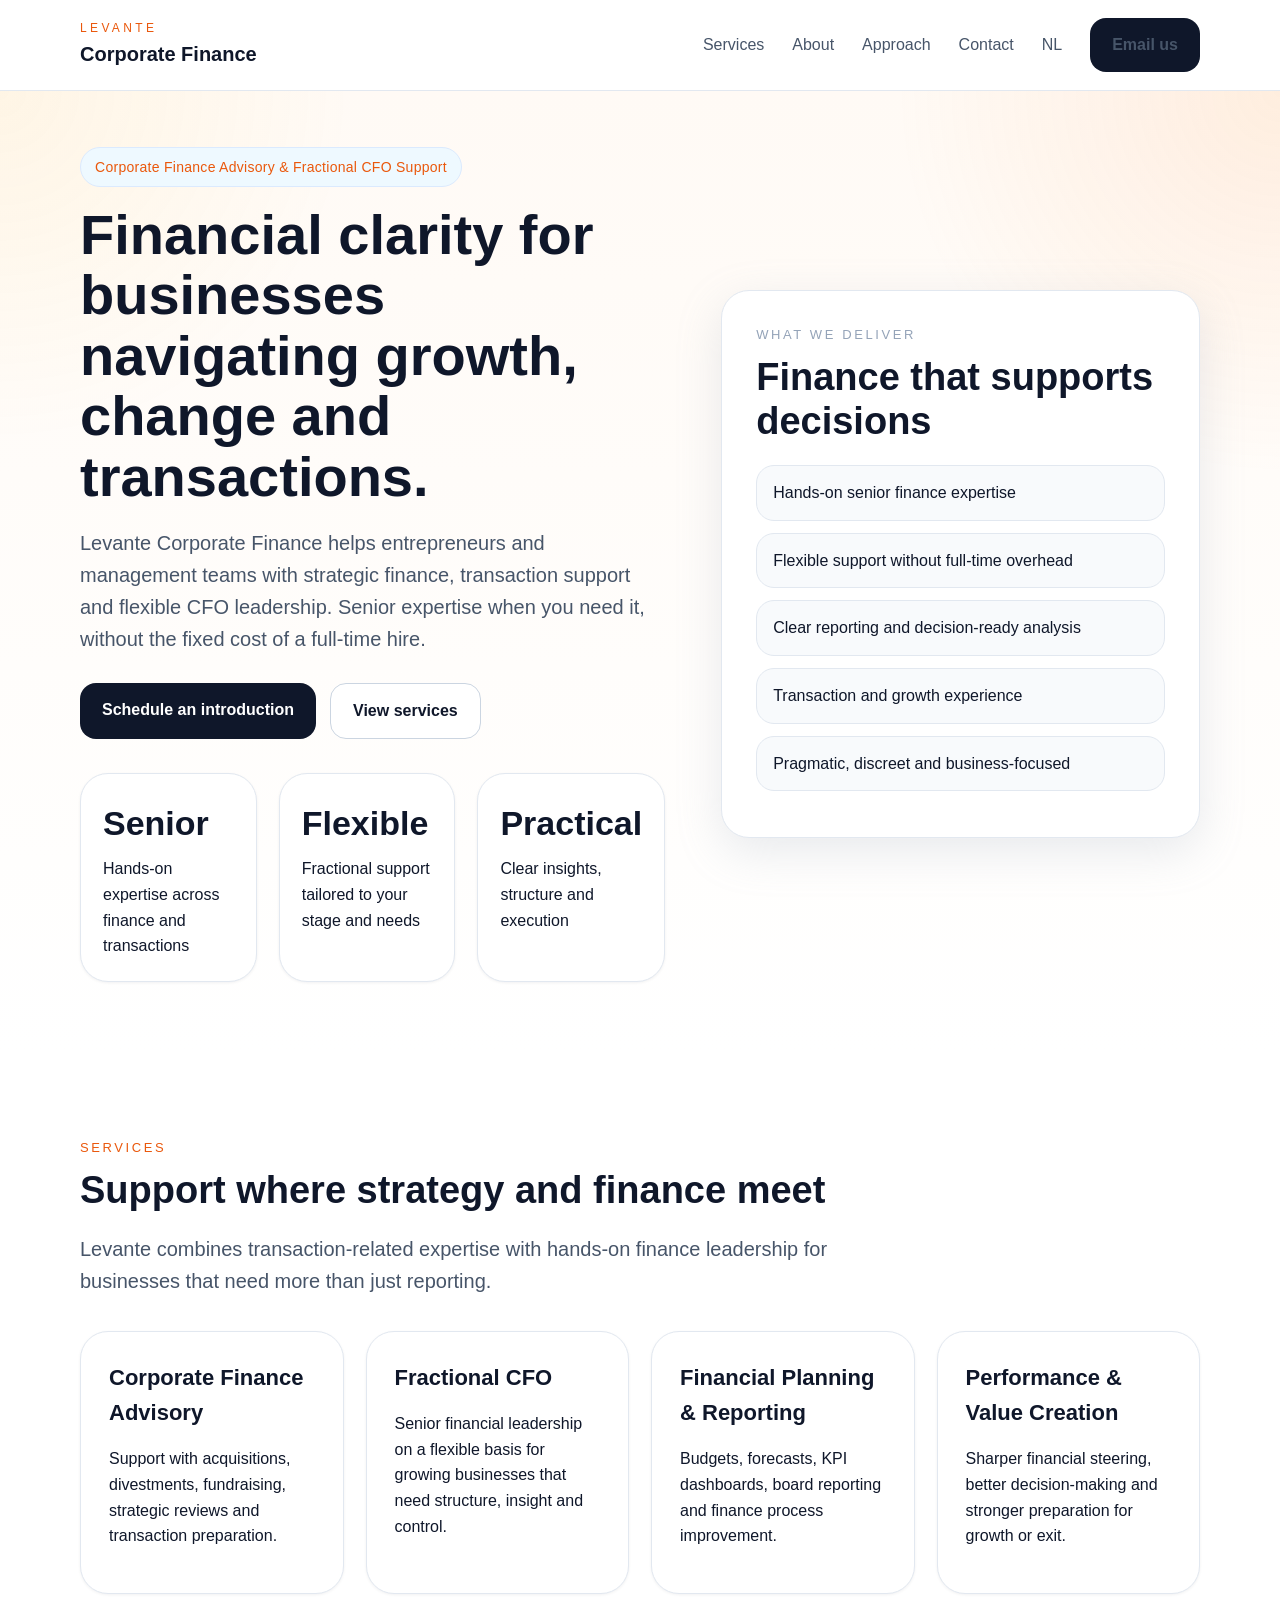
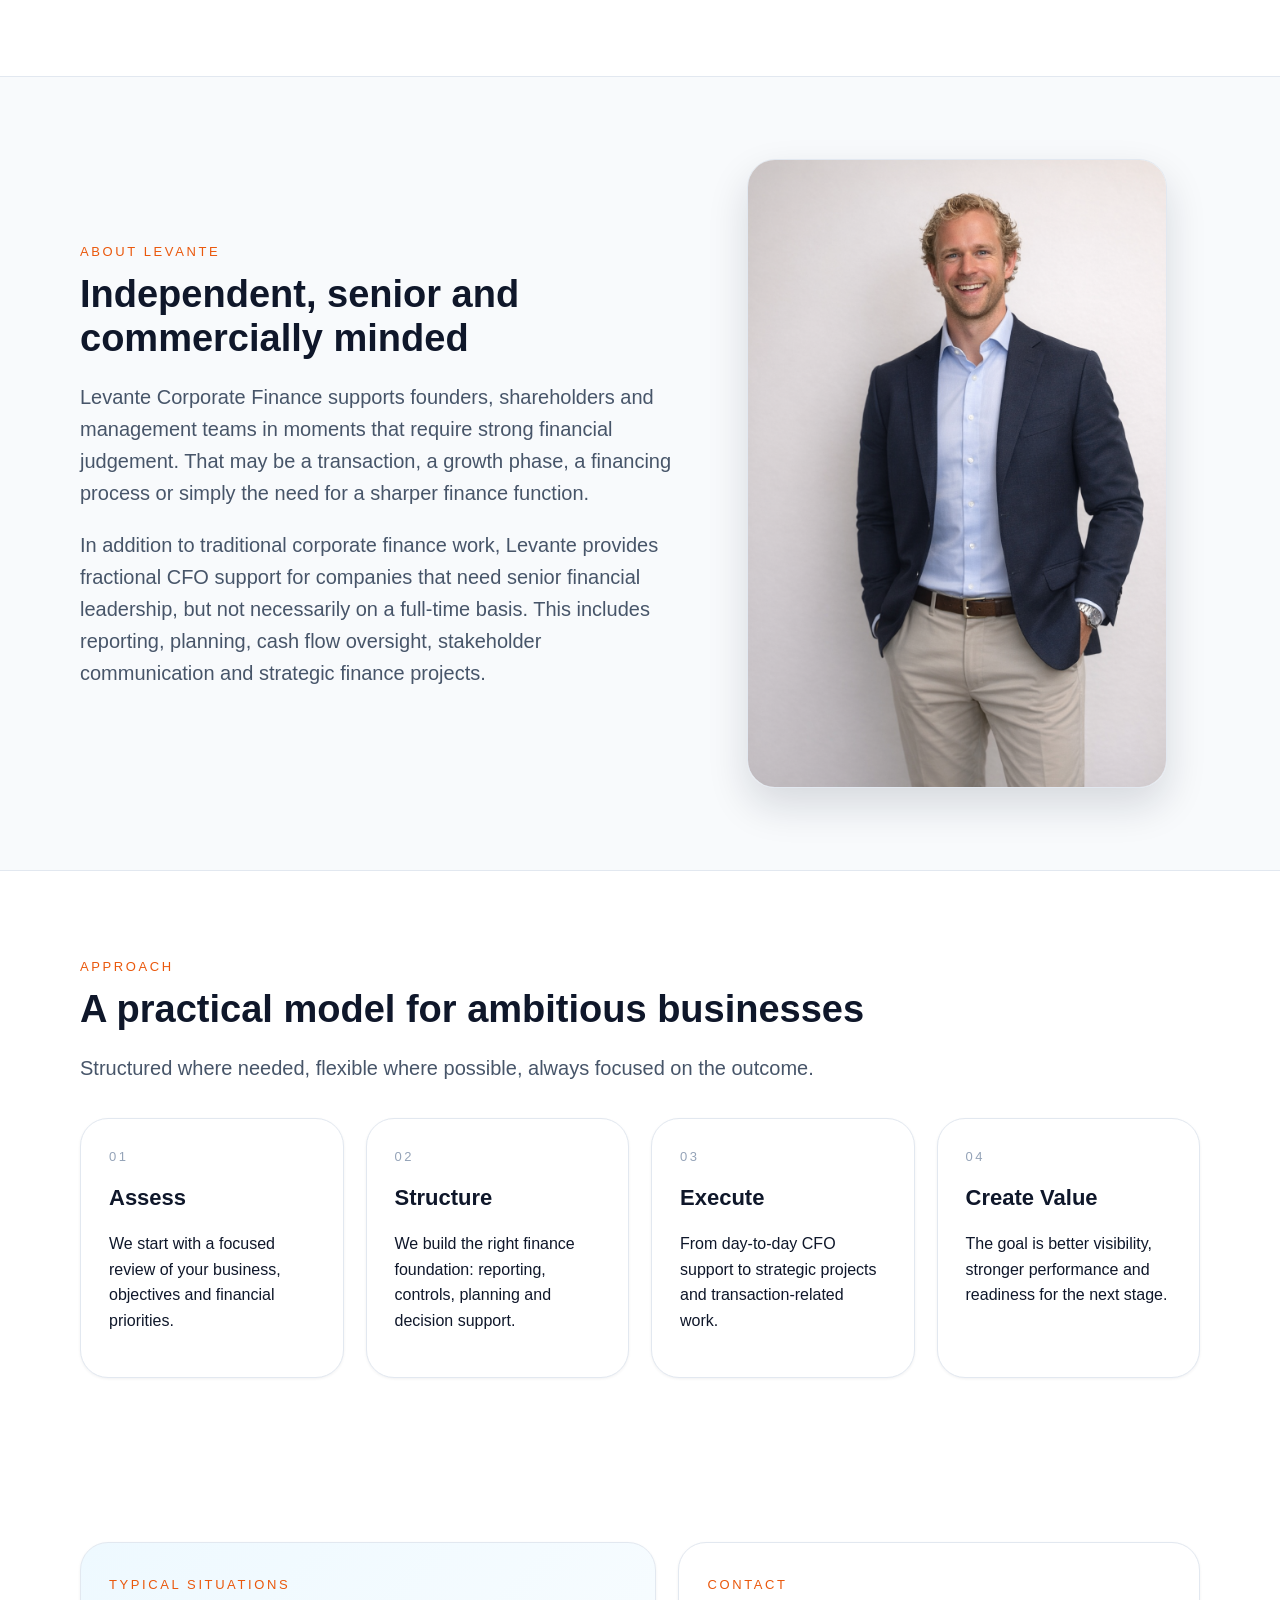
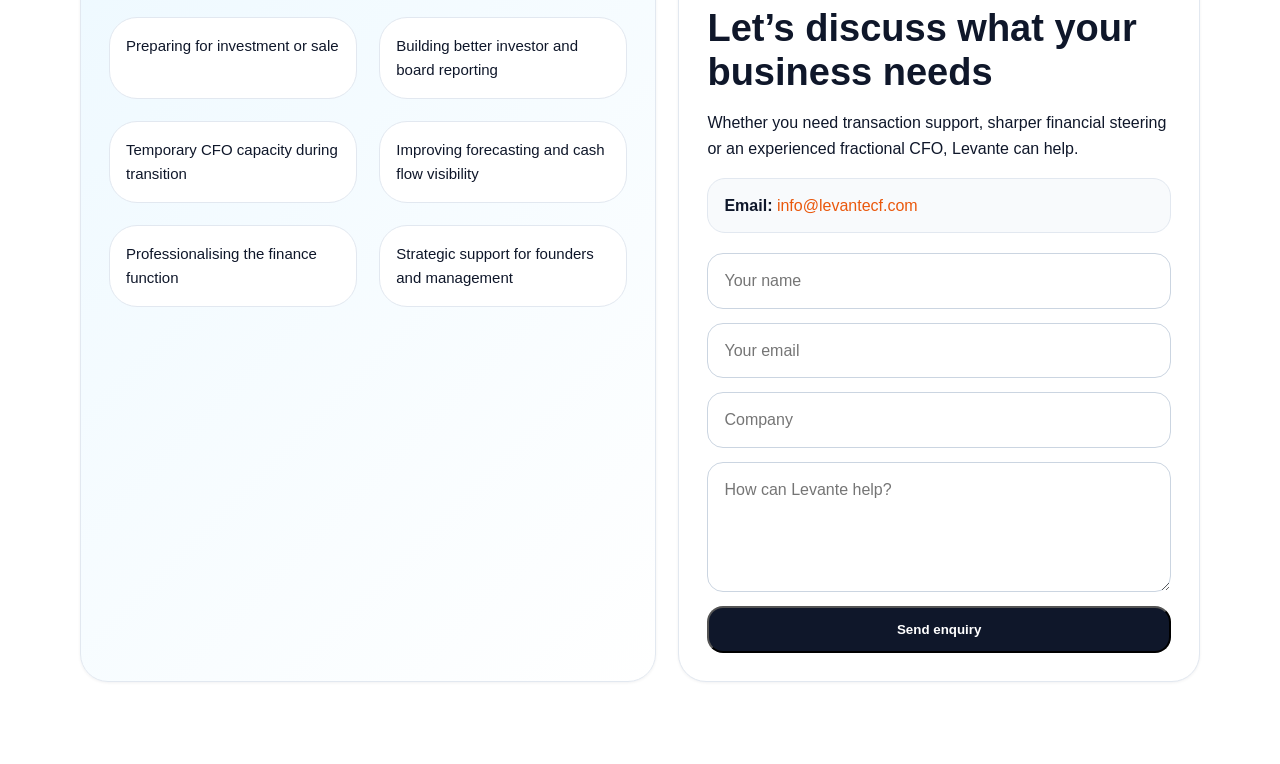
<file: index.html>
<!doctype html>
<html lang="en">
<head>
  <meta charset="UTF-8" />
  <meta name="viewport" content="width=device-width, initial-scale=1.0" />
  <title>Levante Corporate Finance</title>
  <meta name="description" content="Levante Corporate Finance provides corporate finance advisory and fractional CFO support." />
  <link rel="stylesheet" href="styles.css" />
</head>
<body>
  <header class="site-header" id="top">
    <div class="container header-inner">
      <a href="#top" class="brand">
        <div class="brand-top">Levante</div>
        <div class="brand-bottom">Corporate Finance</div>
      </a>
      <nav class="nav">
        <a href="#services">Services</a>
        <a href="#about">About</a>
        <a href="#approach">Approach</a>
        <a href="#contact">Contact</a>
        <a class="lang-switch" href="nl.html">NL</a>
        <a class="btn btn-dark" href="mailto:info@levantecf.com">Email us</a>
      </nav>
    </div>
  </header>

  <main>
    <section class="hero">
      <div class="container hero-grid">
        <div>
          <div class="pill">Corporate Finance Advisory &amp; Fractional CFO Support</div>
          <h1>Financial clarity for businesses navigating growth, change and transactions.</h1>
          <p class="lead">
            Levante Corporate Finance helps entrepreneurs and management teams with strategic finance,
            transaction support and flexible CFO leadership. Senior expertise when you need it,
            without the fixed cost of a full-time hire. 
          </p>
          <div class="hero-actions">
            <a class="btn btn-dark" href="#contact">Schedule an introduction</a>
            <a class="btn btn-light" href="#services">View services</a>
          </div>

          <div class="hero-cards">
            <div class="small-card">
              <div class="big">Senior</div>
              <div>Hands-on expertise across finance and transactions</div>
            </div>
            <div class="small-card">
              <div class="big">Flexible</div>
              <div>Fractional support tailored to your stage and needs</div>
            </div>
            <div class="small-card">
              <div class="big">Practical</div>
              <div>Clear insights, structure and execution</div>
            </div>
          </div>
        </div>

        <div class="panel">
          <div class="panel-label">What we deliver</div>
          <h2>Finance that supports decisions</h2>
          <ul class="benefit-list">
            <li>Hands-on senior finance expertise</li>
            <li>Flexible support without full-time overhead</li>
            <li>Clear reporting and decision-ready analysis</li>
            <li>Transaction and growth experience</li>
            <li>Pragmatic, discreet and business-focused</li>
          </ul>
        </div>
      </div>
    </section>

    <section class="section" id="services">
      <div class="container">
        <div class="section-label">Services</div>
        <h2>Support where strategy and finance meet</h2>
        <p class="section-text">
          Levante combines transaction-related expertise with hands-on finance leadership for
          businesses that need more than just reporting.
        </p>

        <div class="grid-4">
          <article class="card">
            <h3>Corporate Finance Advisory</h3>
            <p>Support with acquisitions, divestments, fundraising, strategic reviews and transaction preparation.</p>
          </article>
          <article class="card">
            <h3>Fractional CFO</h3>
            <p>Senior financial leadership on a flexible basis for growing businesses that need structure, insight and control.</p>
          </article>
          <article class="card">
            <h3>Financial Planning &amp; Reporting</h3>
            <p>Budgets, forecasts, KPI dashboards, board reporting and finance process improvement.</p>
          </article>
          <article class="card">
            <h3>Performance &amp; Value Creation</h3>
            <p>Sharper financial steering, better decision-making and stronger preparation for growth or exit.</p>
          </article>
        </div>
      </div>
    </section>

<section class="section section-soft" id="about">
  <div class="container about-grid">
    <div class="about-text">
      <div class="section-label">About Levante</div>
      <h2>Independent, senior and commercially minded</h2>
      <p>
        Levante Corporate Finance supports founders, shareholders and management teams in moments
        that require strong financial judgement. That may be a transaction, a growth phase, a financing
        process or simply the need for a sharper finance function.
      </p>
      <p>
        In addition to traditional corporate finance work, Levante provides fractional CFO support
        for companies that need senior financial leadership, but not necessarily on a full-time basis.
        This includes reporting, planning, cash flow oversight, stakeholder communication and strategic finance projects.
      </p>
    </div>

    <div class="about-photo-wrap">
      <img src="profile.png" alt="Founder of Levante Corporate Finance" class="about-photo">
    </div>
  </div>
</section>

    <section class="section" id="approach">
      <div class="container">
        <div class="section-label">Approach</div>
        <h2>A practical model for ambitious businesses</h2>
        <p class="section-text">Structured where needed, flexible where possible, always focused on the outcome.</p>

        <div class="grid-4">
          <article class="card">
            <div class="step">01</div>
            <h3>Assess</h3>
            <p>We start with a focused review of your business, objectives and financial priorities.</p>
          </article>
          <article class="card">
            <div class="step">02</div>
            <h3>Structure</h3>
            <p>We build the right finance foundation: reporting, controls, planning and decision support.</p>
          </article>
          <article class="card">
            <div class="step">03</div>
            <h3>Execute</h3>
            <p>From day-to-day CFO support to strategic projects and transaction-related work.</p>
          </article>
          <article class="card">
            <div class="step">04</div>
            <h3>Create Value</h3>
            <p>The goal is better visibility, stronger performance and readiness for the next stage.</p>
          </article>
        </div>
      </div>
    </section>

    <section class="section">
      <div class="container bottom-grid">
        <div class="card soft-card">
          <div class="section-label">Typical situations</div>
          <div class="grid-2">
            <div class="mini-card">Preparing for investment or sale</div>
            <div class="mini-card">Building better investor and board reporting</div>
            <div class="mini-card">Temporary CFO capacity during transition</div>
            <div class="mini-card">Improving forecasting and cash flow visibility</div>
            <div class="mini-card">Professionalising the finance function</div>
            <div class="mini-card">Strategic support for founders and management</div>
          </div>
        </div>

        <div class="card" id="contact">
          <div class="section-label">Contact</div>
          <h2>Let’s discuss what your business needs</h2>
          <p>
            Whether you need transaction support, sharper financial steering or an experienced
            fractional CFO, Levante can help.
          </p>

          <p class="contact-line">
            <strong>Email:</strong>
            <a href="mailto:info@levantecf.com">info@levantecf.com</a>
          </p>

          <form id="contactForm" class="contact-form">
            <input type="text" placeholder="Your name" />
            <input type="email" placeholder="Your email" />
            <input type="text" placeholder="Company" />
            <textarea placeholder="How can Levante help?"></textarea>
            <button class="btn btn-dark" type="submit">Send enquiry</button>
          </form>

          <div id="thankyou" class="thankyou hidden">
            <strong>Thank you.</strong>
            <p>This is a test confirmation message for now. When the site goes live, this form can be connected to a real email or CRM workflow.</p>
          </div>
        </div>
      </div>
    </section>
  </main>

  <script src="script.js"></script>
</body>
</html>
</file>
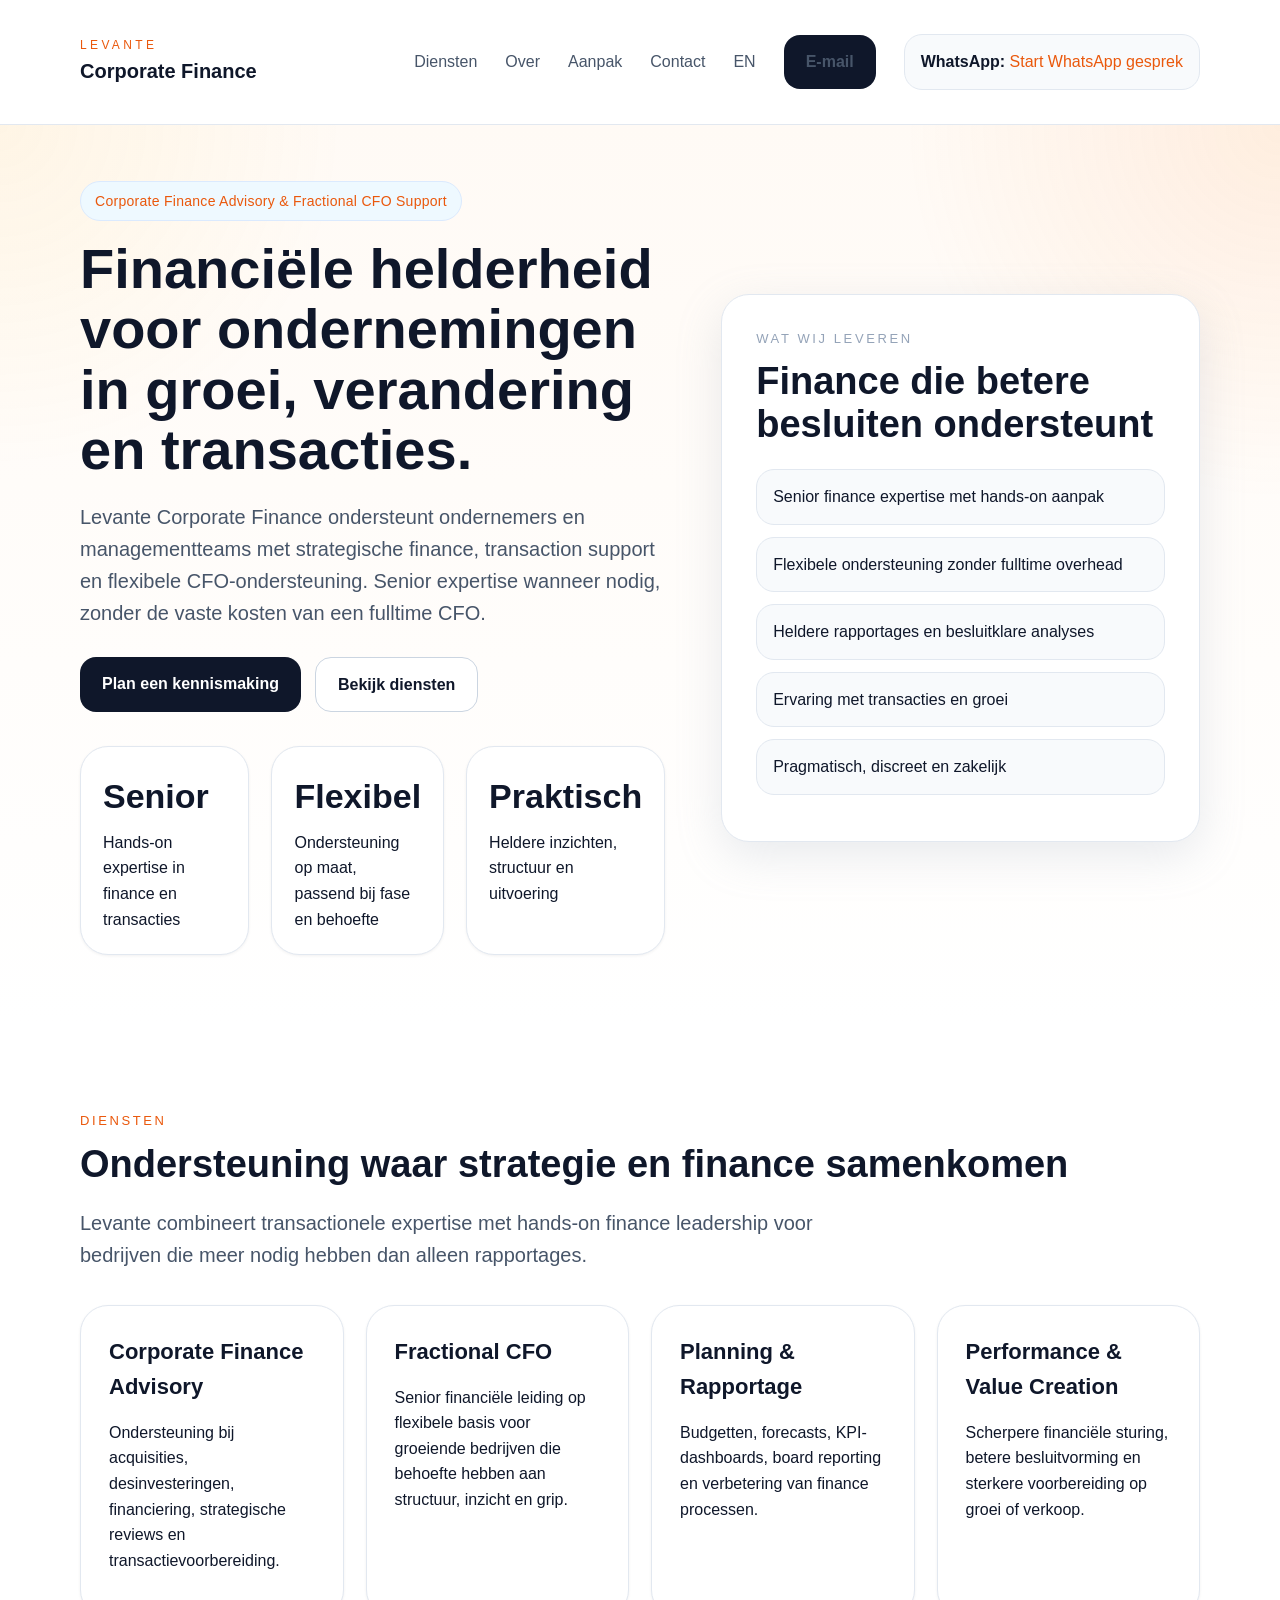
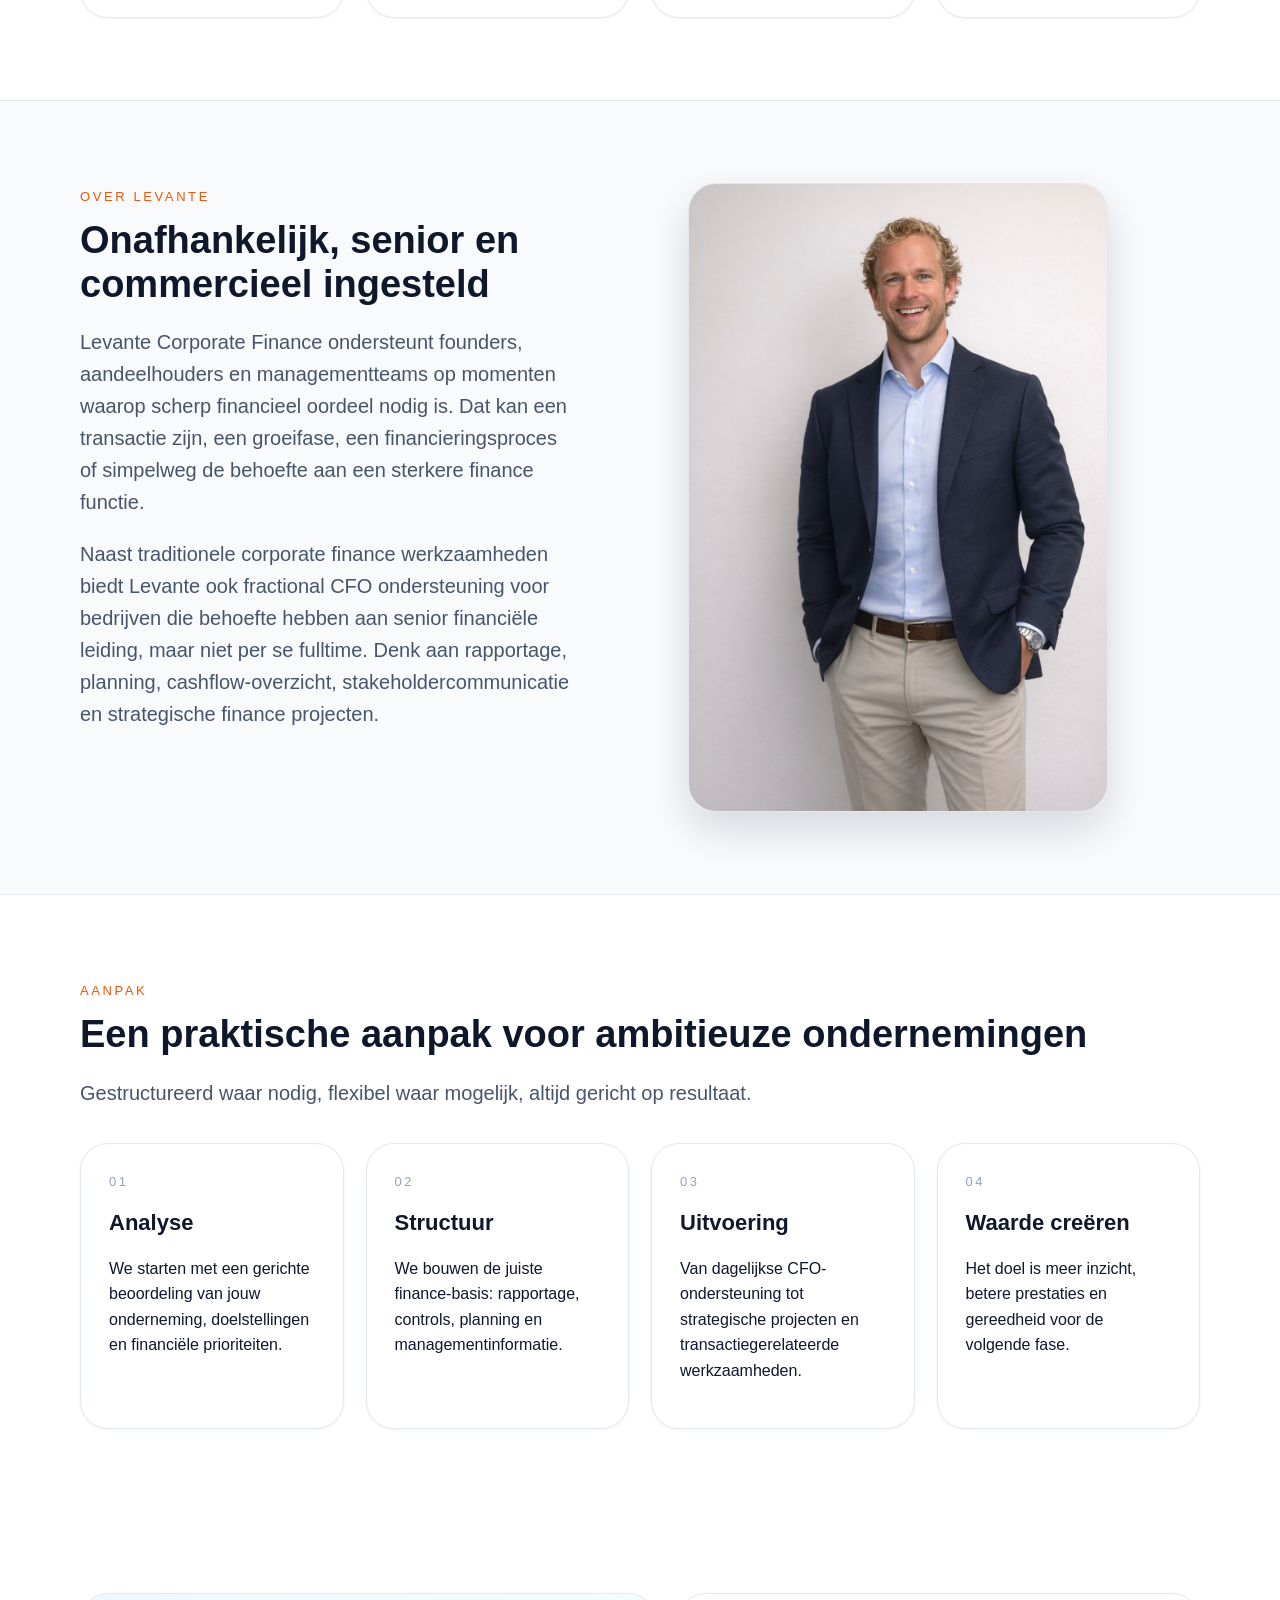
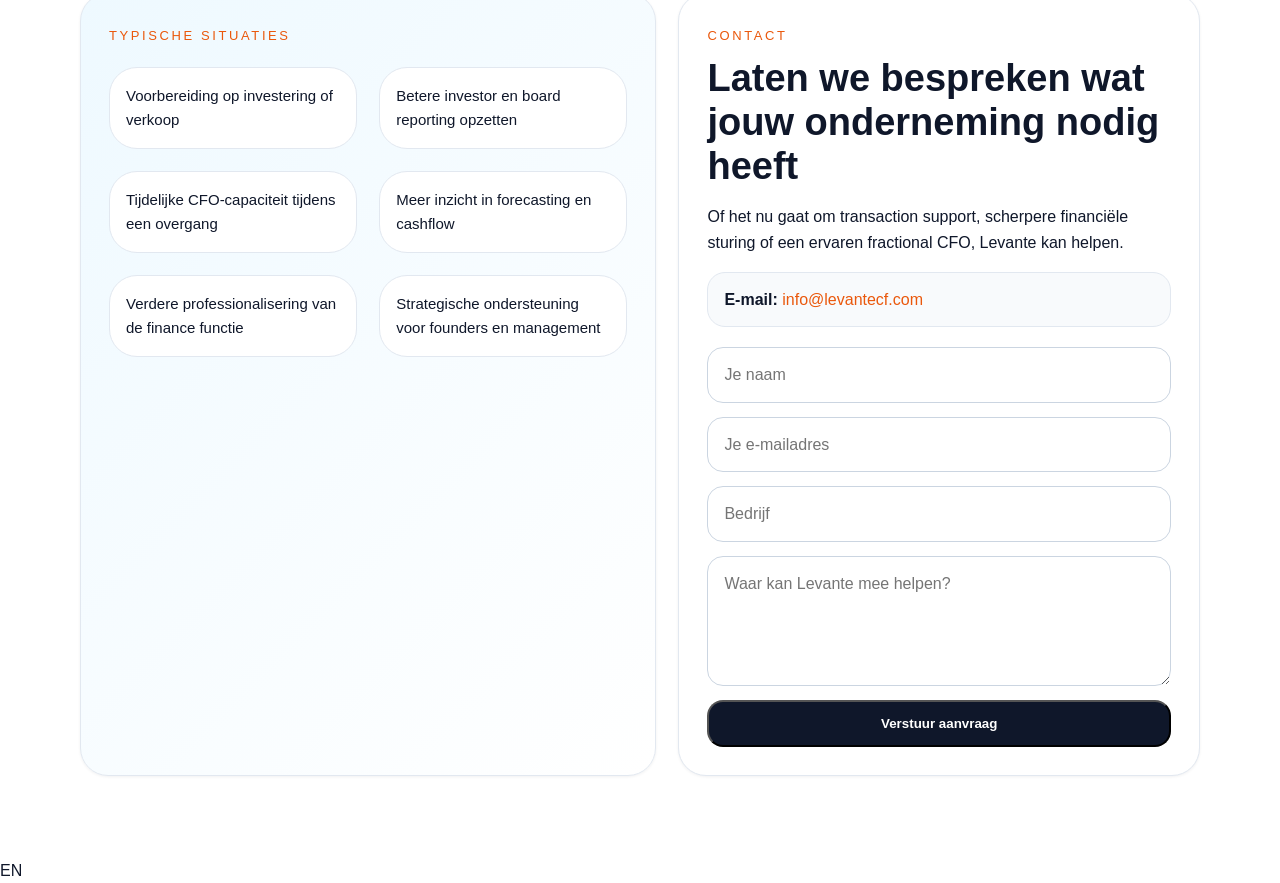
<file: nl.html>
<!doctype html>
<html lang="nl">
<head>
  <meta charset="UTF-8" />
  <meta name="viewport" content="width=device-width, initial-scale=1.0" />
  <title>Levante Corporate Finance</title>
  <meta name="description" content="Levante Corporate Finance ondersteunt ondernemers en managementteams met corporate finance en fractional CFO dienstverlening." />
  <link rel="stylesheet" href="styles.css" />
</head>
<body>
  <header class="site-header" id="top">
    <div class="container header-inner">
      <a href="#top" class="brand">
        <div class="brand-top">Levante</div>
        <div class="brand-bottom">Corporate Finance</div>
      </a>
      <nav class="nav">
        <a href="#services">Diensten</a>
        <a href="#about">Over</a>
        <a href="#approach">Aanpak</a>
        <a href="#contact">Contact</a>
        <a class="lang-switch" href="index.html">EN</a>
        <a class="btn btn-dark" href="mailto:info@levantecf.com">E-mail</a>
        <p class="contact-line">
  <strong>WhatsApp:</strong>
  <a href="https://wa.me/31641353584?text=Hi%20ik%20kom%20graag%20in%20contact" target="_blank">
    Start WhatsApp gesprek
  </a>
</p>
      </nav>
    </div>
  </header>

  <main>
    <section class="hero">
      <div class="container hero-grid">
        <div>
          <div class="pill">Corporate Finance Advisory &amp; Fractional CFO Support</div>
          <h1>Financiële helderheid voor ondernemingen in groei, verandering en transacties.</h1>
          <p class="lead">
            Levante Corporate Finance ondersteunt ondernemers en managementteams met strategische finance,
            transaction support en flexibele CFO-ondersteuning. Senior expertise wanneer nodig,
            zonder de vaste kosten van een fulltime CFO.
          </p>
          <div class="hero-actions">
            <a class="btn btn-dark" href="#contact">Plan een kennismaking</a>
            <a class="btn btn-light" href="#services">Bekijk diensten</a>
          </div>

          <div class="hero-cards">
            <div class="small-card">
              <div class="big">Senior</div>
              <div>Hands-on expertise in finance en transacties</div>
            </div>
            <div class="small-card">
              <div class="big">Flexibel</div>
              <div>Ondersteuning op maat, passend bij fase en behoefte</div>
            </div>
            <div class="small-card">
              <div class="big">Praktisch</div>
              <div>Heldere inzichten, structuur en uitvoering</div>
            </div>
          </div>
        </div>

        <div class="panel">
          <div class="panel-label">Wat wij leveren</div>
          <h2>Finance die betere besluiten ondersteunt</h2>
          <ul class="benefit-list">
            <li>Senior finance expertise met hands-on aanpak</li>
            <li>Flexibele ondersteuning zonder fulltime overhead</li>
            <li>Heldere rapportages en besluitklare analyses</li>
            <li>Ervaring met transacties en groei</li>
            <li>Pragmatisch, discreet en zakelijk</li>
          </ul>
        </div>
      </div>
    </section>

    <section class="section" id="services">
      <div class="container">
        <div class="section-label">Diensten</div>
        <h2>Ondersteuning waar strategie en finance samenkomen</h2>
        <p class="section-text">
          Levante combineert transactionele expertise met hands-on finance leadership
          voor bedrijven die meer nodig hebben dan alleen rapportages.
        </p>

        <div class="grid-4">
          <article class="card">
            <h3>Corporate Finance Advisory</h3>
            <p>Ondersteuning bij acquisities, desinvesteringen, financiering, strategische reviews en transactievoorbereiding.</p>
          </article>
          <article class="card">
            <h3>Fractional CFO</h3>
            <p>Senior financiële leiding op flexibele basis voor groeiende bedrijven die behoefte hebben aan structuur, inzicht en grip.</p>
          </article>
          <article class="card">
            <h3>Planning &amp; Rapportage</h3>
            <p>Budgetten, forecasts, KPI-dashboards, board reporting en verbetering van finance processen.</p>
          </article>
          <article class="card">
            <h3>Performance &amp; Value Creation</h3>
            <p>Scherpere financiële sturing, betere besluitvorming en sterkere voorbereiding op groei of verkoop.</p>
          </article>
        </div>
      </div>
    </section>

 <section class="section section-soft" id="about">
    <div class="container two-col">
     <div>
      <div class="section-label">Over Levante</div>
        <h2>Onafhankelijk, senior en commercieel ingesteld</h2>
          <p>
            Levante Corporate Finance ondersteunt founders, aandeelhouders en managementteams
            op momenten waarop scherp financieel oordeel nodig is. Dat kan een transactie zijn,
            een groeifase, een financieringsproces of simpelweg de behoefte aan een sterkere finance functie.
          </p>
          <p>
            Naast traditionele corporate finance werkzaamheden biedt Levante ook fractional CFO ondersteuning
            voor bedrijven die behoefte hebben aan senior financiële leiding, maar niet per se fulltime.
            Denk aan rapportage, planning, cashflow-overzicht, stakeholdercommunicatie en strategische finance projecten.
          </p>
        </div>
      
    <div class="about-photo-wrap">
      <img src="profile.png" alt="Founder of Levante Corporate Finance" class="about-photo">
    </div>
  </div>
</section>

    <section class="section" id="approach">
      <div class="container">
        <div class="section-label">Aanpak</div>
        <h2>Een praktische aanpak voor ambitieuze ondernemingen</h2>
        <p class="section-text">Gestructureerd waar nodig, flexibel waar mogelijk, altijd gericht op resultaat.</p>

        <div class="grid-4">
          <article class="card">
            <div class="step">01</div>
            <h3>Analyse</h3>
            <p>We starten met een gerichte beoordeling van jouw onderneming, doelstellingen en financiële prioriteiten.</p>
          </article>
          <article class="card">
            <div class="step">02</div>
            <h3>Structuur</h3>
            <p>We bouwen de juiste finance-basis: rapportage, controls, planning en managementinformatie.</p>
          </article>
          <article class="card">
            <div class="step">03</div>
            <h3>Uitvoering</h3>
            <p>Van dagelijkse CFO-ondersteuning tot strategische projecten en transactiegerelateerde werkzaamheden.</p>
          </article>
          <article class="card">
            <div class="step">04</div>
            <h3>Waarde creëren</h3>
            <p>Het doel is meer inzicht, betere prestaties en gereedheid voor de volgende fase.</p>
          </article>
        </div>
      </div>
    </section>

    <section class="section">
      <div class="container bottom-grid">
        <div class="card soft-card">
          <div class="section-label">Typische situaties</div>
          <div class="grid-2">
            <div class="mini-card">Voorbereiding op investering of verkoop</div>
            <div class="mini-card">Betere investor en board reporting opzetten</div>
            <div class="mini-card">Tijdelijke CFO-capaciteit tijdens een overgang</div>
            <div class="mini-card">Meer inzicht in forecasting en cashflow</div>
            <div class="mini-card">Verdere professionalisering van de finance functie</div>
            <div class="mini-card">Strategische ondersteuning voor founders en management</div>
          </div>
        </div>

        <div class="card" id="contact">
          <div class="section-label">Contact</div>
          <h2>Laten we bespreken wat jouw onderneming nodig heeft</h2>
          <p>
            Of het nu gaat om transaction support, scherpere financiële sturing of een ervaren
            fractional CFO, Levante kan helpen.
          </p>

          <p class="contact-line">
            <strong>E-mail:</strong>
            <a href="mailto:info@levantecf.com">info@levantecf.com</a>
          </p>

          <form id="contactForm" class="contact-form">
            <input type="text" placeholder="Je naam" />
            <input type="email" placeholder="Je e-mailadres" />
            <input type="text" placeholder="Bedrijf" />
            <textarea placeholder="Waar kan Levante mee helpen?"></textarea>
            <button class="btn btn-dark" type="submit">Verstuur aanvraag</button>
          </form>

          <div id="thankyou" class="thankyou hidden">
            <strong>Dank je.</strong>
            <p>Dit is nu nog een testbevestiging. Zodra de site definitief live staat, kan dit formulier worden gekoppeld aan e-mail of CRM.</p>
          </div>
        </div>
      </div>
    </section>
  </main>

  <script src="script.js"></script>
</body>
</html>
<a class="lang-switch" href="index.html">EN</a>
</file>
<file: styles.css>
*{box-sizing:border-box}html{scroll-behavior:smooth}body{margin:0;font-family:Arial,Helvetica,sans-serif;color:#0f172a;background:#fff;line-height:1.6}
a{text-decoration:none;color:inherit}
.container{width:min(1120px,calc(100% - 40px));margin:0 auto}
.site-header{position:sticky;top:0;z-index:20;background:rgba(255,255,255,.9);backdrop-filter:blur(10px);border-bottom:1px solid #e2e8f0}
.header-inner{display:flex;justify-content:space-between;align-items:center;padding:18px 0}
.brand-top{font-size:12px;letter-spacing:.28em;text-transform:uppercase;color:#ea580c}
.brand-bottom{font-size:20px;font-weight:700}
.nav{display:flex;gap:28px;align-items:center}
.nav a{color:#475569}.nav a:hover{color:#0f172a}
.btn{display:inline-block;padding:14px 22px;border-radius:16px;font-weight:600}
.btn-dark{background:#0f172a;color:#fff}.btn-dark:hover{background:#1e293b}
.btn-light{border:1px solid #cbd5e1;background:#fff;color:#0f172a}
.hero{
  padding:56px 0 70px;
  background:
  radial-gradient(circle at top right, rgba(251,146,60,.12), transparent 24%),
  radial-gradient(circle at top left, rgba(251,191,36,.08), transparent 22%),
  linear-gradient(to bottom, #fffaf5, #ffffff)
}.hero-grid{display:grid;grid-template-columns:1.1fr .9fr;gap:56px;align-items:center}
.pill,.section-label{display:inline-block;font-size:13px;text-transform:uppercase;letter-spacing:.2em;color:#ea580c}
.pill{background:#eef9ff;border:1px solid #dbeafe;padding:8px 14px;border-radius:999px;letter-spacing:.02em;text-transform:none;font-size:14px}
h1{font-size:56px;line-height:1.08;margin:18px 0 0}h2{font-size:38px;line-height:1.15;margin:10px 0 0}h3{font-size:22px;margin:0 0 8px}
.lead,.section-text{font-size:20px;color:#475569;max-width:760px}
.hero-actions{display:flex;gap:14px;flex-wrap:wrap;margin:28px 0 34px}
.hero-cards,.grid-4,.grid-2,.bottom-grid,.two-col{display:grid;gap:22px}
.hero-cards{grid-template-columns:repeat(3,1fr)}
.small-card,.card,.panel,.mini-card{border:1px solid #e2e8f0;border-radius:28px;background:#fff}
.small-card{padding:22px;box-shadow:0 1px 3px rgba(15,23,42,.06)}.big{font-size:34px;font-weight:700;margin-bottom:6px}
.panel{padding:34px;box-shadow:0 14px 45px rgba(148,163,184,.22)}
.panel-label{font-size:13px;text-transform:uppercase;letter-spacing:.2em;color:#94a3b8}
.benefit-list{padding:0;list-style:none;margin:22px 0 0}.benefit-list li{margin:0 0 12px;background:#f8fafc;border:1px solid #e2e8f0;border-radius:18px;padding:14px 16px}
.section{padding:82px 0}.section-soft{background:#f8fafc;border-top:1px solid #e2e8f0;border-bottom:1px solid #e2e8f0}
.grid-4{grid-template-columns:repeat(4,1fr);margin-top:34px}
.card{padding:28px;box-shadow:0 1px 3px rgba(15,23,42,.06)}.card:hover{transform:translateY(-2px);transition:.2s ease}
.two-col{grid-template-columns:.9fr 1.1fr;align-items:start}.two-col p{font-size:20px;color:#475569}
.step{font-size:13px;letter-spacing:.2em;color:#94a3b8;margin-bottom:12px}
.bottom-grid{grid-template-columns:1.05fr .95fr}.soft-card{background:linear-gradient(135deg,#eef9ff,#fff)}
.grid-2{grid-template-columns:repeat(2,1fr);margin-top:20px}
.mini-card{padding:16px;font-size:15px}
.contact-line{background:#f8fafc;border:1px solid #e2e8f0;padding:14px 16px;border-radius:18px}.contact-line a{color:#ea580c}
.contact-form{display:grid;gap:14px;margin-top:20px}
input,textarea{width:100%;padding:14px 16px;border-radius:16px;border:1px solid #cbd5e1;font:inherit}
textarea{min-height:130px;resize:vertical}
.thankyou{margin-top:18px;padding:18px;border-radius:20px;background:#ecfdf5;border:1px solid #a7f3d0;color:#065f46}
.hidden{display:none}
@media (max-width:980px){.hero-grid,.two-col,.bottom-grid,.grid-4,.hero-cards,.grid-2{grid-template-columns:1fr}h1{font-size:42px}h2{font-size:32px}}
@media (max-width:760px){.nav{display:none}.container{width:min(1120px,calc(100% - 24px))}.hero{padding-top:30px}.lead,.section-text,.two-col p{font-size:18px}}
.about-grid{
  display:grid;
  grid-template-columns:1.1fr .9fr;
  gap:40px;
  align-items:center;
}

.about-text p{
  font-size:20px;
  color:#475569;
}

.about-photo-wrap{
  display:flex;
  justify-content:center;
}

.about-photo{
  width:100%;
  max-width:420px;
  border-radius:28px;
  object-fit:cover;
  box-shadow:0 18px 40px rgba(15,23,42,.14);
  border:1px solid #e2e8f0;
}

@media (max-width: 980px){
  .about-grid{
    grid-template-columns:1fr;
  }

  .about-photo{
    max-width:360px;
  }
}
</file>
